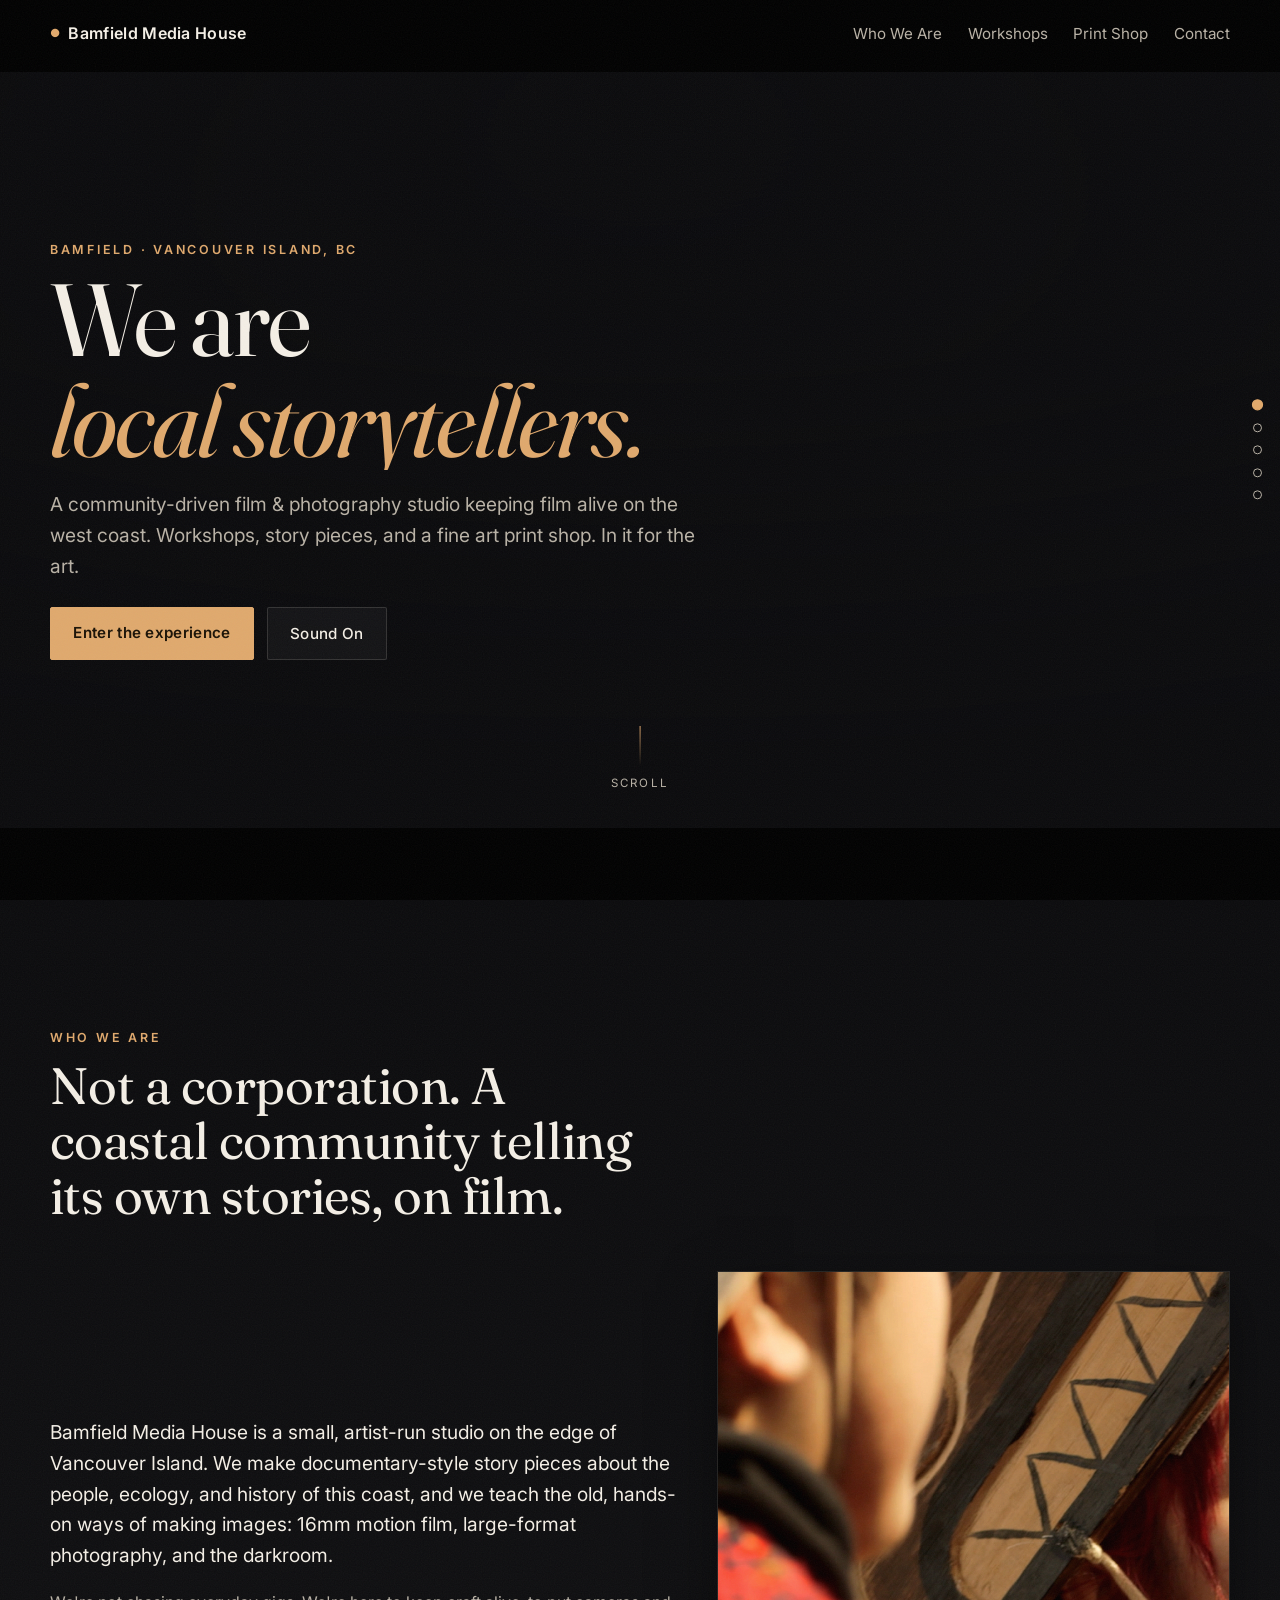
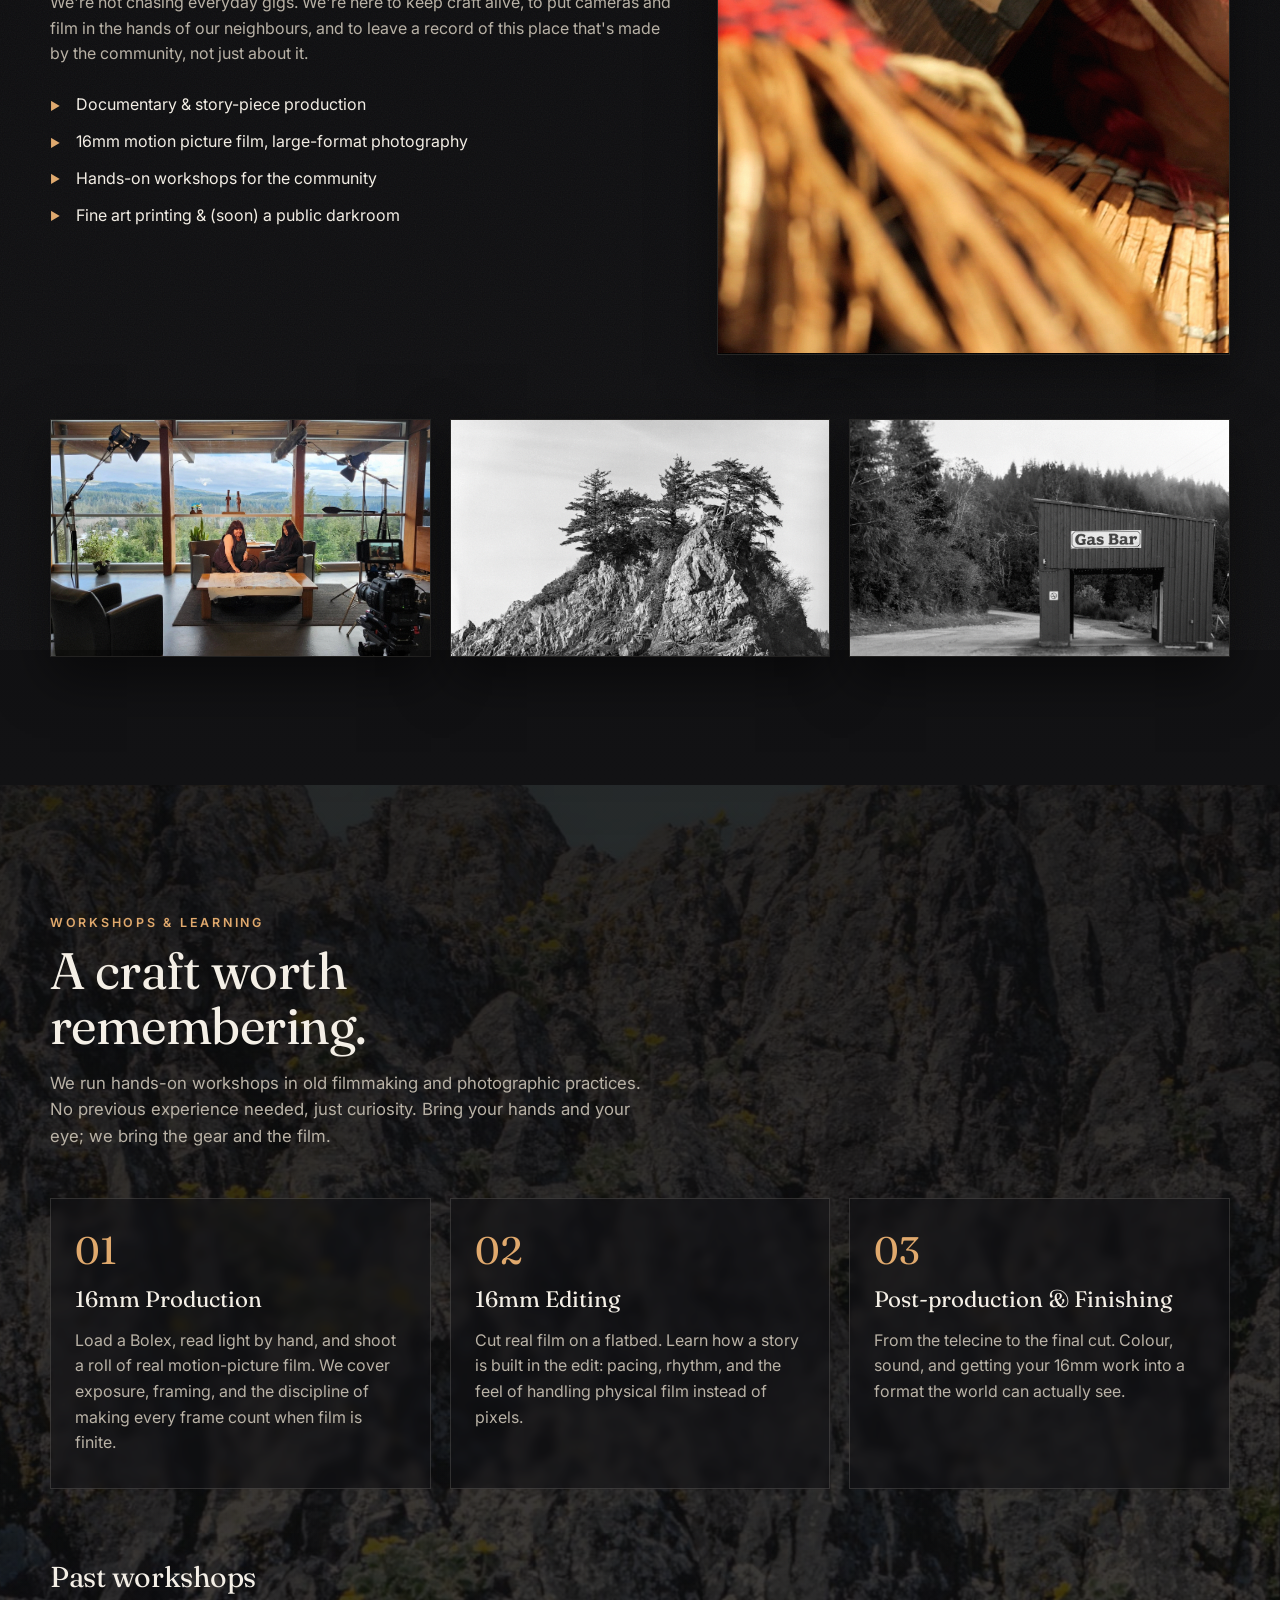
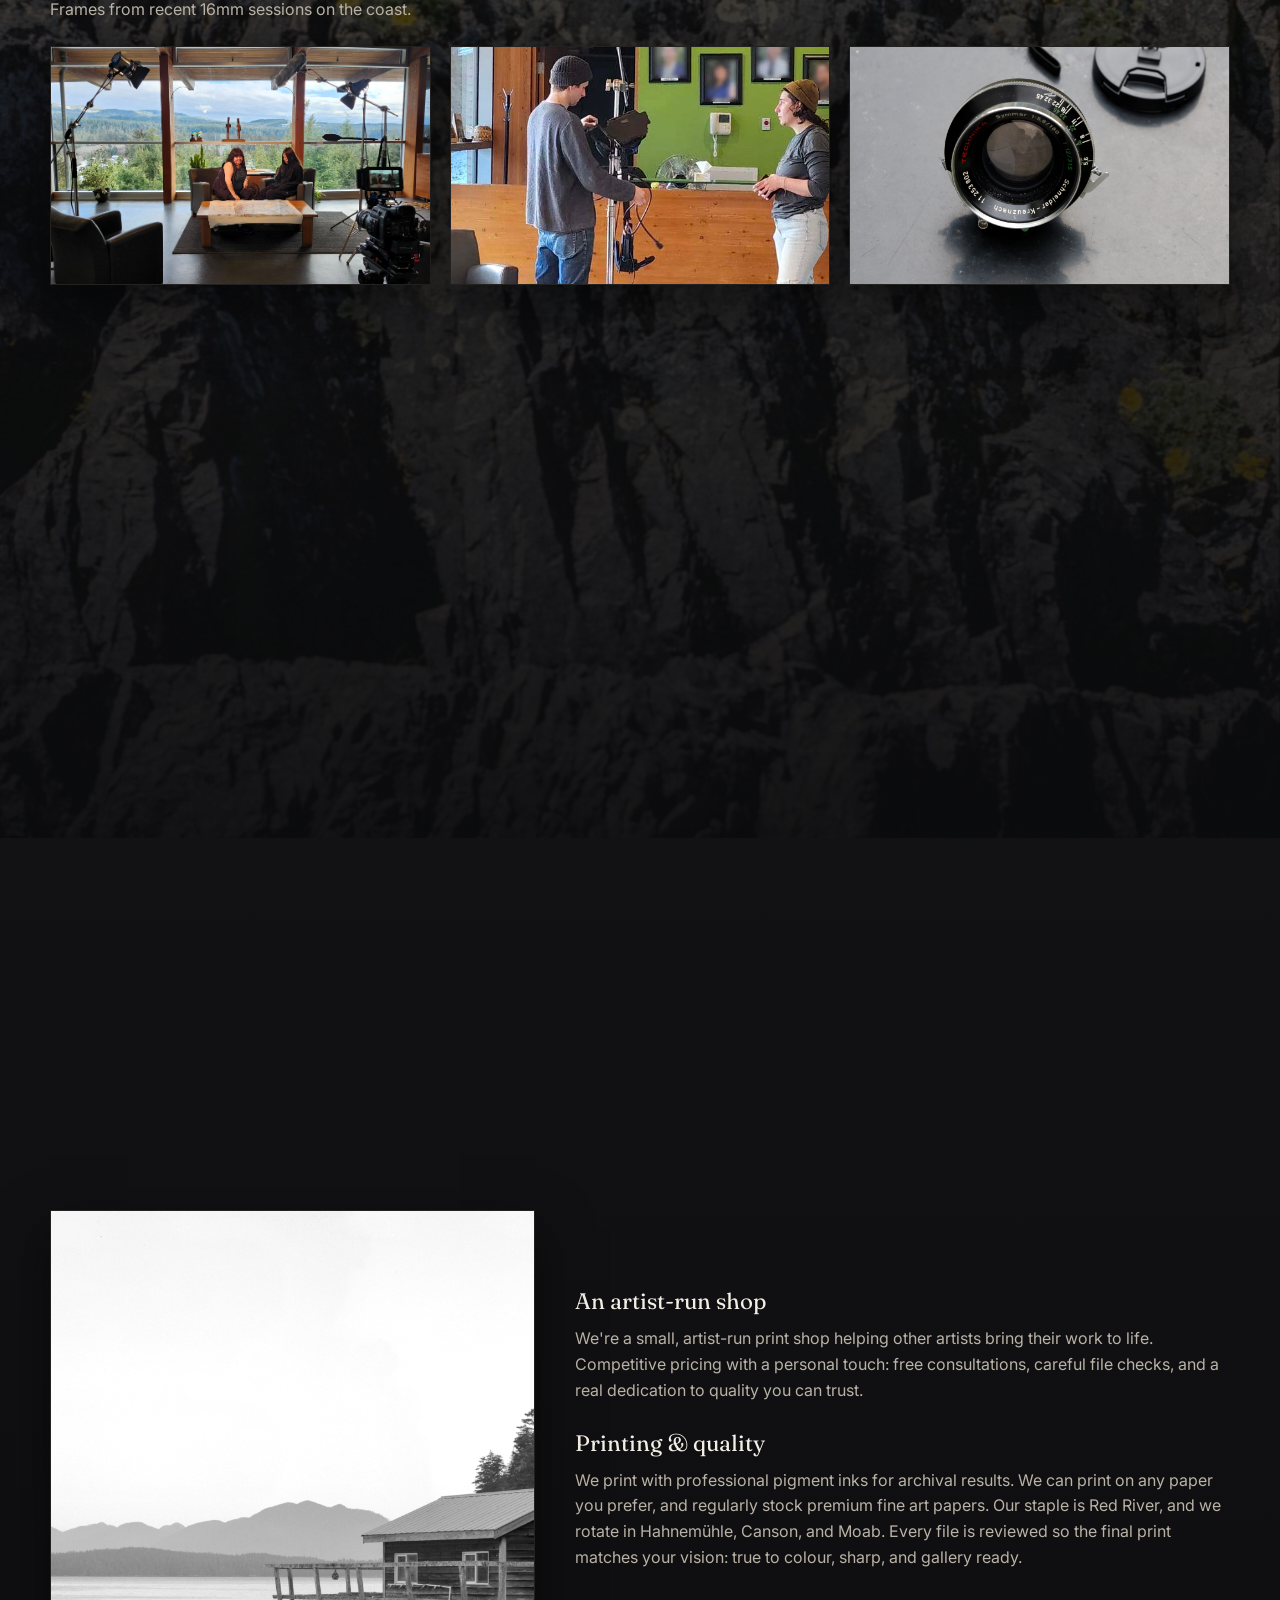
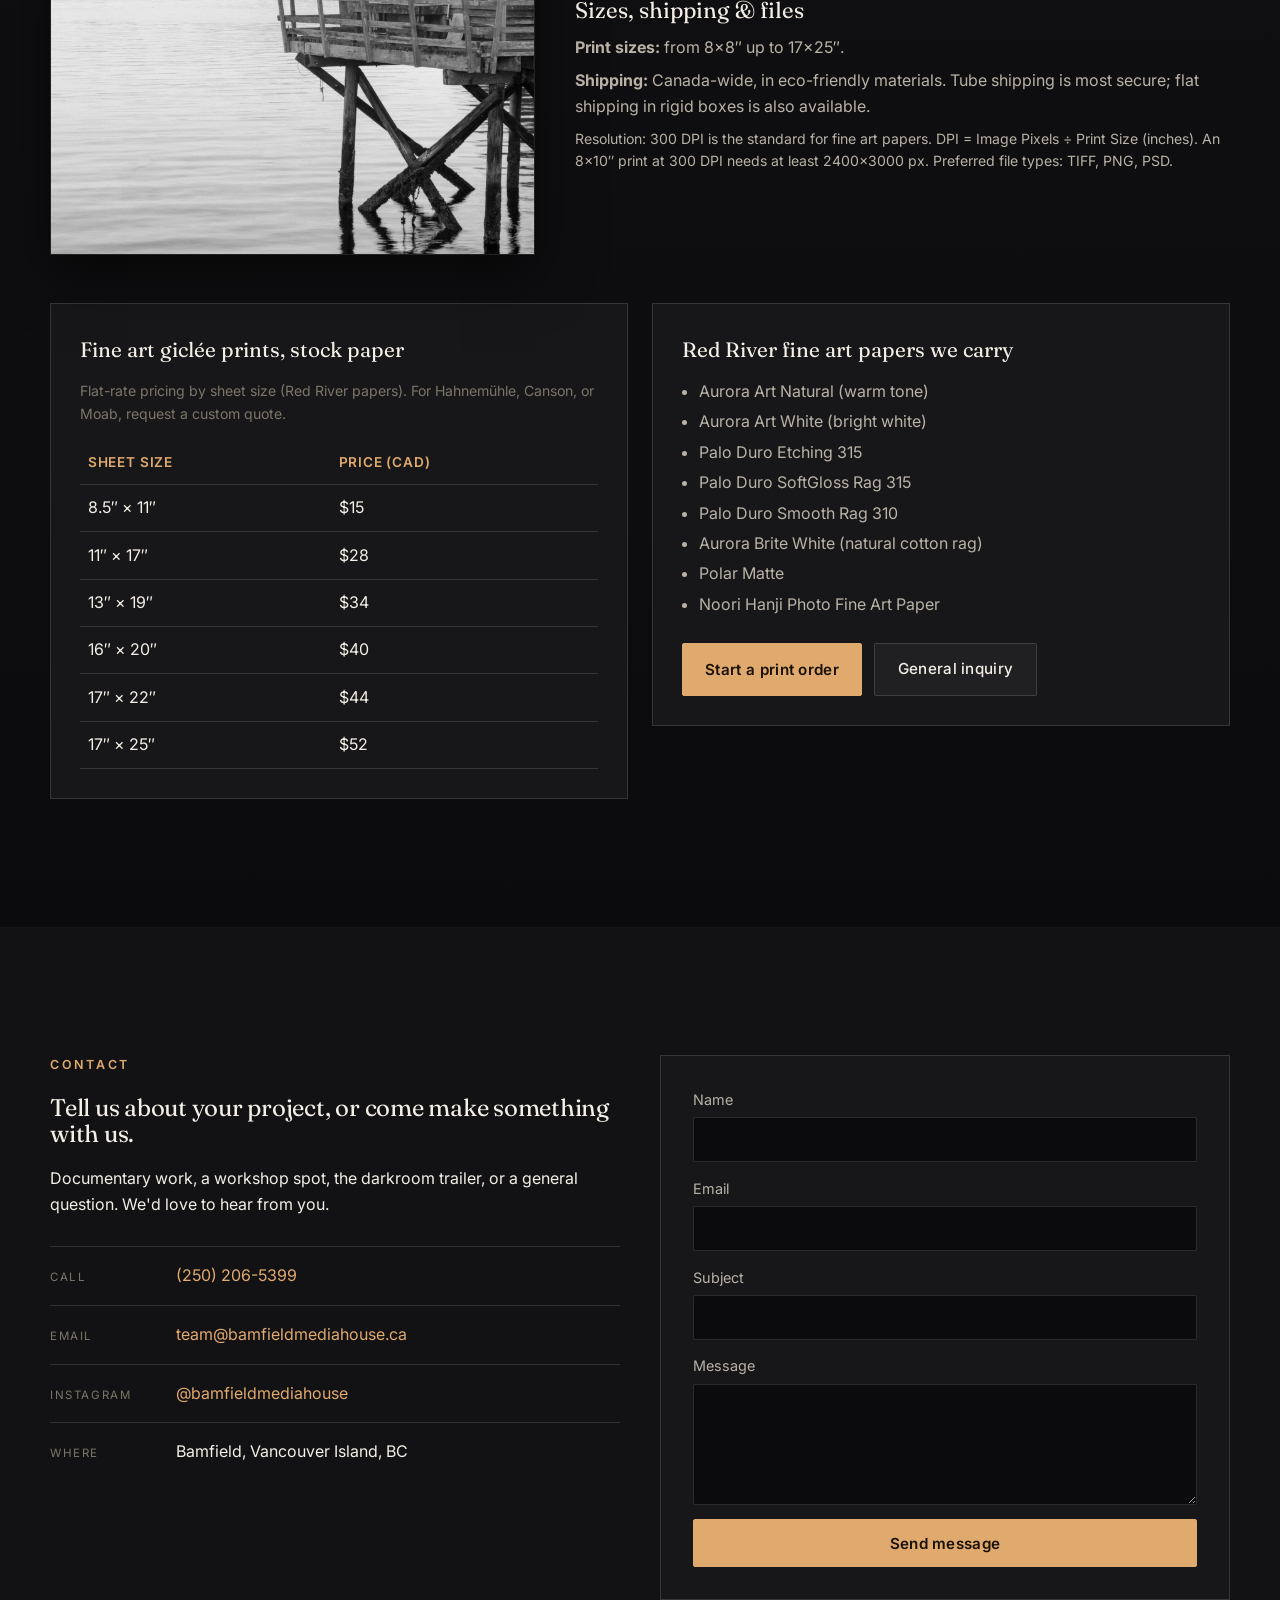
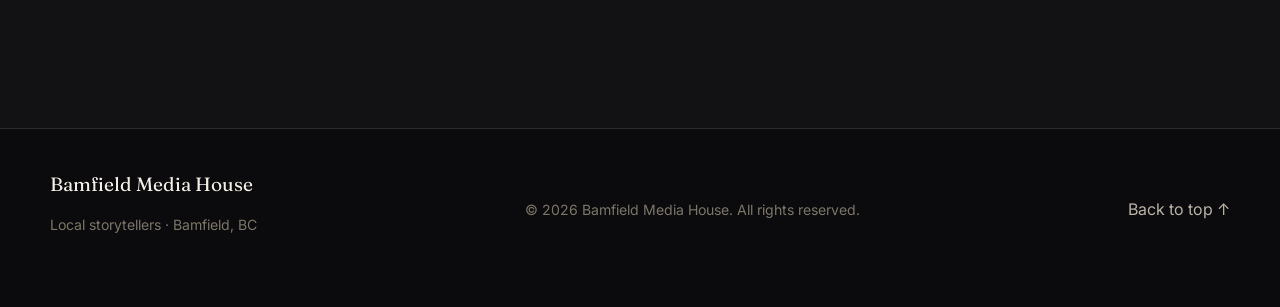
<file: index.html>
<!doctype html>
<html lang="en-CA">
<head>
  <meta charset="utf-8">
  <meta name="viewport" content="width=device-width, initial-scale=1">

  <!-- ============================ SEO ============================ -->
  <title>Bamfield Media House · Local Storytellers, Film Workshops, 16mm &amp; Fine Art Printing</title>
  <meta name="description" content="Bamfield Media House is a community-driven film and photography studio on Vancouver Island, BC. We run celluloid filmmaking workshops (16mm and old photographic practices), tell local story pieces, and run a fine art print shop, with a community darkroom on the way.">
  <meta name="keywords" content="Bamfield, Vancouver Island, 16mm film workshop, film photography, darkroom, documentary, fine art printing, giclée prints, local storytellers, community filmmaking">
  <meta name="author" content="Bamfield Media House">
  <meta name="robots" content="index, follow, max-image-preview:large">
  <link rel="canonical" href="https://bamfieldmediahouse.ca/">

  <!-- Geo signals (helps Google understand where we are) -->
  <meta name="geo.region" content="CA-BC">
  <meta name="geo.placename" content="Bamfield, British Columbia">
  <meta name="geo.position" content="48.8353;-125.1357">
  <meta name="ICBM" content="48.8353, -125.1357">

  <!-- Open Graph (link previews on Facebook, iMessage, etc.) -->
  <meta property="og:type" content="website">
  <meta property="og:site_name" content="Bamfield Media House">
  <meta property="og:title" content="Bamfield Media House · Local Storytellers">
  <meta property="og:description" content="A community-driven film and photography studio on Vancouver Island. Film workshops, local story pieces, and a fine art print shop.">
  <meta property="og:url" content="https://bamfieldmediahouse.ca/">
  <meta property="og:image" content="https://bamfieldmediahouse.ca/assets/media/Still-2025-03-11-180737_1.7.1.jpg">
  <meta property="og:image:alt" content="Film still from a Bamfield Media House production, coastal Indigenous regalia in warm light">
  <meta property="og:locale" content="en_CA">

  <!-- Twitter / X -->
  <meta name="twitter:card" content="summary_large_image">
  <meta name="twitter:title" content="Bamfield Media House · Local Storytellers">
  <meta name="twitter:description" content="Community-driven film and photography on Vancouver Island. Film workshops, story pieces, and a fine art print shop.">
  <meta name="twitter:image" content="https://bamfieldmediahouse.ca/assets/media/Still-2025-03-11-180737_1.7.1.jpg">

  <meta name="theme-color" content="#0b0b0d">
  <link rel="icon" href="assets/media/favicon.jpg.png">
  <link rel="apple-touch-icon" href="assets/media/favicon.jpg.png">

  <!-- Fonts -->
  <link rel="preconnect" href="https://fonts.googleapis.com">
  <link rel="preconnect" href="https://fonts.gstatic.com" crossorigin>
  <link href="https://fonts.googleapis.com/css2?family=Fraunces:ital,opsz,wght@0,9..144,400;0,9..144,600;1,9..144,400&family=Inter:wght@400;500;600&display=swap" rel="stylesheet">

  <link rel="stylesheet" href="assets/css/styles.css">

  <!-- ===================== Structured data ===================== -->
  <!-- Tells Google we are a real local business in Bamfield, BC. -->
  <script type="application/ld+json">
  {
    "@context": "https://schema.org",
    "@type": "LocalBusiness",
    "@id": "https://bamfieldmediahouse.ca/#business",
    "name": "Bamfield Media House",
    "alternateName": "BMH",
    "url": "https://bamfieldmediahouse.ca/",
    "image": "https://bamfieldmediahouse.ca/assets/media/Still-2025-03-11-180737_1.7.1.jpg",
    "logo": "https://bamfieldmediahouse.ca/assets/media/favicon.jpg.png",
    "description": "A community-driven film and photography studio on Vancouver Island. We run celluloid filmmaking and photographic workshops, produce local documentary story pieces, and operate a fine art print shop.",
    "email": "team@bamfieldmediahouse.ca",
    "telephone": "+1-250-206-5399",
    "priceRange": "$$",
    "address": {
      "@type": "PostalAddress",
      "addressLocality": "Bamfield",
      "addressRegion": "BC",
      "addressCountry": "CA"
    },
    "geo": {
      "@type": "GeoCoordinates",
      "latitude": 48.8353,
      "longitude": -125.1357
    },
    "areaServed": [
      { "@type": "Place", "name": "Bamfield, British Columbia" },
      { "@type": "Place", "name": "Vancouver Island" },
      { "@type": "Country", "name": "Canada" }
    ],
    "knowsAbout": ["16mm film", "Film photography", "Darkroom printing", "Documentary filmmaking", "Fine art giclée printing", "Large format photography"],
    "sameAs": ["https://www.instagram.com/bamfieldmediahouse/"],
    "founder": { "@type": "Person", "name": "Andrew Miller" }
  }
  </script>

  <!-- Google Analytics is currently served via Cloudflare Zaraz (GA4 G-3F9N4N9SV6).
       If you ever move off Cloudflare, uncomment this block to track directly:
  <script async src="https://www.googletagmanager.com/gtag/js?id=G-3F9N4N9SV6"></script>
  <script>
    window.dataLayer = window.dataLayer || [];
    function gtag(){dataLayer.push(arguments);}
    gtag('js', new Date());
    gtag('config', 'G-3F9N4N9SV6');
  </script>
  -->
</head>
<body>
  <a class="skip-link" href="#story">Skip to content</a>

  <!-- ===================== Preloader (film leader) ===================== -->
  <div id="preloader" class="preloader" role="status" aria-live="polite" aria-label="Loading">
    <div class="leader">
      <svg class="leader-ring" viewBox="0 0 120 120" aria-hidden="true">
        <circle class="leader-track" cx="60" cy="60" r="54"></circle>
        <circle class="leader-progress" cx="60" cy="60" r="54"></circle>
      </svg>
      <span class="leader-count" id="leader-count">0</span>
    </div>
    <p class="leader-word">Bamfield Media House</p>
    <p class="leader-sub">Loading the reel…</p>
  </div>

  <!-- Film grain + letterbox overlays (purely decorative) -->
  <div class="grain" aria-hidden="true"></div>
  <div class="scroll-progress" aria-hidden="true"><span id="scroll-bar"></span></div>

  <!-- ===================== Header / quick links ===================== -->
  <header class="site-header" id="site-header">
    <div class="container nav-wrap">
      <a class="brand" href="#top" aria-label="Bamfield Media House home">
        <span class="brand-mark">●</span> Bamfield Media House
      </a>
      <button class="menu-toggle" aria-expanded="false" aria-controls="site-nav">Menu</button>
      <nav id="site-nav" class="site-nav" aria-label="Main">
        <a href="#story">Who We Are</a>
        <a href="#workshops">Workshops</a>
        <a href="#print">Print Shop</a>
        <a href="#contact">Contact</a>
      </nav>
    </div>
  </header>

  <!-- Side dot quick-nav -->
  <nav class="dot-nav" aria-label="Section navigation">
    <a href="#top" data-label="Top" class="is-active"><span></span></a>
    <a href="#story" data-label="Who We Are"><span></span></a>
    <a href="#workshops" data-label="Workshops"><span></span></a>
    <a href="#print" data-label="Print Shop"><span></span></a>
    <a href="#contact" data-label="Contact"><span></span></a>
  </nav>

  <main>
    <!-- ============================ HERO ============================ -->
    <section id="top" class="hero">
      <div class="hero-video" aria-hidden="true">
        <iframe
          class="hero-yt"
          id="hero-yt"
          src="https://www.youtube-nocookie.com/embed/eTSDA9a7f2o?autoplay=1&mute=1&controls=0&playsinline=1&loop=1&playlist=eTSDA9a7f2o&modestbranding=1&rel=0&enablejsapi=1"
          title="Bamfield Media House landing reel"
          frameborder="0"
          allow="autoplay; encrypted-media; picture-in-picture"
          referrerpolicy="strict-origin-when-cross-origin"
        ></iframe>
      </div>
      <div class="hero-grade"></div>
      <div class="letterbox letterbox-top" aria-hidden="true"></div>
      <div class="letterbox letterbox-bottom" aria-hidden="true"></div>

      <div class="container hero-content">
        <p class="kicker reveal">Bamfield · Vancouver Island, BC</p>
        <h1 class="hero-title">
          <span class="line"><span class="word">We</span> <span class="word">are</span></span>
          <span class="line accent"><span class="word">local</span> <span class="word">storytellers.</span></span>
        </h1>
        <p class="hero-lede reveal">A community-driven film &amp; photography studio keeping film alive on the
          west coast. Workshops, story pieces, and a fine art print shop. In it for the art.</p>
        <div class="hero-actions reveal">
          <a class="btn btn-primary" href="#story">Enter the experience</a>
          <button id="yt-sound-toggle" class="btn btn-ghost" type="button" aria-pressed="false">Sound On</button>
        </div>
      </div>

      <a href="#story" class="scroll-cue" aria-label="Scroll down">
        <span></span>Scroll
      </a>
    </section>

    <!-- ============================ WHO WE ARE ============================ -->
    <section id="story" class="section section-story">
      <div class="container">
        <div class="section-head reveal">
          <p class="kicker">Who We Are</p>
          <h2 class="display">Not a corporation. A coastal community telling its own stories, on film.</h2>
        </div>

        <div class="story-grid">
          <div class="story-copy reveal">
            <p class="lead">Bamfield Media House is a small, artist-run studio on the edge of Vancouver Island.
              We make documentary-style story pieces about the people, ecology, and history of this coast, and
              we teach the old, hands-on ways of making images: 16mm motion film, large-format photography, and
              the darkroom.</p>
            <p>We're not chasing everyday gigs. We're here to keep craft alive, to put cameras and
              film in the hands of our neighbours, and to leave a record of this place that's made by the
              community, not just about it.</p>
            <ul class="ticks">
              <li>Documentary &amp; story-piece production</li>
              <li>16mm motion picture film, large-format photography</li>
              <li>Hands-on workshops for the community</li>
              <li>Fine art printing &amp; (soon) a public darkroom</li>
            </ul>
          </div>

          <!-- Motion-graphic frame: BMH social reel clip (source injected from manifest) -->
          <figure class="frame frame-tall reveal from-right">
            <video id="story-clip" class="clip" muted loop playsinline preload="none"
                   poster="assets/media/Still-2025-03-11-180737_1.7.1.jpg">
            </video>
          </figure>
        </div>

        <!-- Parallax band of behind-the-scenes frames -->
        <div class="bts-band">
          <figure class="frame reveal from-left">
            <img src="assets/media/476390717_10227284953205027_3964863342104611329_n-e1741737810658.jpg"
                 alt="Behind the scenes: a documentary interview set up with lights, boom mic and camera overlooking the coast" loading="lazy">
          </figure>
          <figure class="frame reveal">
            <img src="assets/media/Bradys-Beach-Web-1-of-1.jpg"
                 alt="Bamfield Media House on location, coastal British Columbia" loading="lazy">
          </figure>
          <figure class="frame reveal from-right">
            <img src="assets/media/The-local-Gas-Bar-web-1-of-1.jpg"
                 alt="The local gas bar in Bamfield reflected in calm water at dusk" loading="lazy">
          </figure>
        </div>
      </div>
    </section>

    <!-- ============================ WORKSHOPS ============================ -->
    <section id="workshops" class="section section-workshops">
      <div class="parallax-bg" data-parallax style="background-image:url('assets/media/Bradys-Rock-Web.jpg')" aria-hidden="true"></div>
      <div class="section-veil"></div>
      <div class="container">
        <div class="section-head reveal">
          <p class="kicker">Workshops &amp; Learning</p>
          <h2 class="display">A craft worth remembering.</h2>
          <p class="section-intro">We run hands-on workshops in old filmmaking and photographic practices. No
            previous experience needed, just curiosity. Bring your hands and your eye; we bring the gear and the film.</p>
        </div>

        <div class="workshop-cards">
          <article class="ws-card reveal">
            <span class="ws-num">01</span>
            <h3>16mm Production</h3>
            <p>Load a Bolex, read light by hand, and shoot a roll of real motion-picture film. We cover exposure,
              framing, and the discipline of making every frame count when film is finite.</p>
          </article>
          <article class="ws-card reveal">
            <span class="ws-num">02</span>
            <h3>16mm Editing</h3>
            <p>Cut real film on a flatbed. Learn how a story is built in the edit: pacing, rhythm, and the feel
              of handling physical film instead of pixels.</p>
          </article>
          <article class="ws-card reveal">
            <span class="ws-num">03</span>
            <h3>Post-production &amp; Finishing</h3>
            <p>From the telecine to the final cut. Colour, sound, and getting your 16mm work into a format the
              world can actually see.</p>
          </article>
        </div>

        <!-- Past workshops: photo reel from ARC_ workshop sessions -->
        <div class="reel">
          <div class="reel-head reveal">
            <h3 class="display">Past workshops</h3>
            <p>Frames from recent 16mm sessions on the coast.</p>
          </div>
          <!-- Photos populated dynamically from drive manifest (JS) -->
          <div id="workshop-reel" class="reel-track">
            <!-- Fallback frames shown until manifest loads -->
            <figure class="frame reveal from-left">
              <img src="assets/media/476390717_10227284953205027_3964863342104611329_n-e1741737810658.jpg"
                   alt="16mm workshop on location in Bamfield" loading="lazy">
            </figure>
            <figure class="frame reveal">
              <img src="assets/media/476803790_10227284940644713_1608657092914345065_n-copy-e1741746706510.jpg"
                   alt="Workshop participants with film equipment" loading="lazy">
            </figure>
            <figure class="frame reveal from-right">
              <img src="assets/media/MG_5751-1-scaled.jpg"
                   alt="16mm film workshop, Bamfield BC" loading="lazy">
            </figure>
          </div>
        </div>

        <!-- Future expansion: the darkroom trailer -->
        <div class="darkroom reveal">
          <div class="darkroom-tag">Coming soon</div>
          <h3 class="display">The Community Darkroom Trailer</h3>
          <p>Our next chapter: a fully-equipped darkroom built into a trailer, brought to the community so anyone
            can develop and print their own film. A mobile space for film photography, wherever the work, and
            the people, are.</p>
          <p class="darkroom-note">Want to help make it happen, or be first in line to use it?
            <a href="#contact">Get in touch.</a></p>
        </div>
      </div>
    </section>

    <!-- ============================ PRINT SHOP ============================ -->
    <section id="print" class="section section-print">
      <div class="container">
        <div class="section-head reveal">
          <p class="kicker">Print Shop</p>
          <h2 class="display">Fine art giclée prints, made with coastal patience.</h2>
        </div>

        <div class="print-grid">
          <figure class="frame frame-tall reveal from-left">
            <img src="assets/media/img047-scaled.jpg"
                 alt="Black and white large-format film photograph of a stilt house over calm water in Bamfield" loading="lazy">
          </figure>

          <div class="print-copy reveal">
            <h3>An artist-run shop</h3>
            <p>We're a small, artist-run print shop helping other artists bring their work to life. Competitive
              pricing with a personal touch: free consultations, careful file checks, and a real dedication to
              quality you can trust.</p>

            <h3>Printing &amp; quality</h3>
            <p>We print with professional pigment inks for archival results. We can print on any paper you prefer,
              and regularly stock premium fine art papers. Our staple is Red River, and we rotate in Hahnemühle,
              Canson, and Moab. Every file is reviewed so the final print matches your vision: true to colour,
              sharp, and gallery ready.</p>

            <h3>Sizes, shipping &amp; files</h3>
            <p><strong>Print sizes:</strong> from 8×8″ up to 17×25″.</p>
            <p><strong>Shipping:</strong> Canada-wide, in eco-friendly materials. Tube shipping is most secure;
              flat shipping in rigid boxes is also available.</p>
            <p class="small">Resolution: 300 DPI is the standard for fine art papers.
              DPI = Image Pixels ÷ Print Size (inches). An 8×10″ print at 300 DPI needs at least 2400×3000 px.
              Preferred file types: TIFF, PNG, PSD.</p>
          </div>
        </div>

        <div class="price-wrap reveal">
          <div class="price-card">
            <h3>Fine art giclée prints, stock paper</h3>
            <p class="small">Flat-rate pricing by sheet size (Red River papers). For Hahnemühle, Canson, or Moab,
              request a custom quote.</p>
            <table class="price-table">
              <thead><tr><th>Sheet Size</th><th>Price (CAD)</th></tr></thead>
              <tbody>
                <tr><td>8.5″ × 11″</td><td>$15</td></tr>
                <tr><td>11″ × 17″</td><td>$28</td></tr>
                <tr><td>13″ × 19″</td><td>$34</td></tr>
                <tr><td>16″ × 20″</td><td>$40</td></tr>
                <tr><td>17″ × 22″</td><td>$44</td></tr>
                <tr><td>17″ × 25″</td><td>$52</td></tr>
              </tbody>
            </table>
          </div>
          <div class="price-card">
            <h3>Red River fine art papers we carry</h3>
            <ul class="paper-list">
              <li>Aurora Art Natural (warm tone)</li>
              <li>Aurora Art White (bright white)</li>
              <li>Palo Duro Etching 315</li>
              <li>Palo Duro SoftGloss Rag 315</li>
              <li>Palo Duro Smooth Rag 310</li>
              <li>Aurora Brite White (natural cotton rag)</li>
              <li>Polar Matte</li>
              <li>Noori Hanji Photo Fine Art Paper</li>
            </ul>
            <div class="order-cta">
              <button id="order-toggle" class="btn btn-primary" type="button" aria-expanded="false" aria-controls="order-form">
                Start a print order
              </button>
              <a class="btn btn-ghost" href="#contact">General inquiry</a>
            </div>
          </div>
        </div>

        <div id="order-form" class="order-form-wrap is-hidden" aria-hidden="true">
          <div class="order-form-head">
            <h3>Print order form</h3>
            <button id="order-close" class="btn btn-ghost" type="button">Close</button>
          </div>
          <form class="order-form" action="https://formspree.io/f/maqlvzbo" method="post">
            <input type="hidden" name="_subject" value="BMH Print Order">
            <input type="hidden" name="_redirect" value="./#print">
            <div class="grid-2">
              <label>First Name * <input type="text" name="first_name" required></label>
              <label>Last Name * <input type="text" name="last_name" required></label>
            </div>
            <div class="grid-2">
              <label>Phone <input type="tel" name="phone"></label>
              <label>Email Address * <input type="email" name="email" required></label>
            </div>
            <label>Street Address <input type="text" name="street"></label>
            <label>Apartment, suite, etc <input type="text" name="unit"></label>
            <div class="grid-2">
              <label>City <input type="text" name="city"></label>
              <label>State/Province <input type="text" name="province"></label>
            </div>
            <div class="grid-2">
              <label>ZIP / Postal Code <input type="text" name="postal"></label>
              <label>Country <input type="text" name="country" value="Canada"></label>
            </div>
            <div class="grid-3">
              <label>Ink Type *
                <select name="ink_type" required>
                  <option value="" selected disabled>Select…</option>
                  <option>Colour</option>
                  <option>Black &amp; White</option>
                </select>
              </label>
              <label>Paper *
                <select name="paper" required>
                  <option value="" selected disabled>Select…</option>
                  <option>Big Bend Baryta 310</option>
                  <option>Aurora Art White 300</option>
                  <option>Aurora Art Natural 300</option>
                  <option>Other</option>
                </select>
              </label>
              <label>Paper Size *
                <select name="paper_size" required>
                  <option value="" selected disabled>Select…</option>
                  <option>8x8</option>
                  <option>8x10</option>
                  <option>8x12</option>
                  <option>12x12</option>
                  <option>12x14</option>
                  <option>12x16</option>
                  <option>16x16</option>
                  <option>16x20</option>
                  <option>16x24</option>
                  <option>Custom</option>
                </select>
              </label>
            </div>
            <label>File link (Google Drive / Dropbox / WeTransfer)
              <input type="url" name="file_link" placeholder="https://…">
            </label>
            <p class="small">Tip: for best results, share the original TIFF/PNG/PSD via a link.</p>
            <label>Print Notes <textarea name="notes" rows="5"></textarea></label>
            <button class="btn btn-primary" type="submit">Submit order</button>
          </form>
        </div>
      </div>
    </section>

    <!-- ============================ CONTACT ============================ -->
    <section id="contact" class="section section-contact">
      <div class="container contact">
        <div class="contact-copy reveal">
          <p class="kicker">Contact</p>
          <h2 class="display">Tell us about your project, or come make something with us.</h2>
          <p>Documentary work, a workshop spot, the darkroom trailer, or a general question. We'd love to hear from you.</p>
          <ul class="contact-list">
            <li><span>Call</span><a href="tel:+12502065399">(250) 206-5399</a></li>
            <li><span>Email</span><a href="mailto:team@bamfieldmediahouse.ca">team@bamfieldmediahouse.ca</a></li>
            <li><span>Instagram</span><a href="https://www.instagram.com/bamfieldmediahouse/" target="_blank" rel="noreferrer">@bamfieldmediahouse</a></li>
            <li><span>Where</span>Bamfield, Vancouver Island, BC</li>
          </ul>
        </div>
        <form class="contact-form reveal" action="https://formspree.io/f/xwvwyjqg" method="post">
          <input type="hidden" name="_subject" value="BMH Contact Inquiry">
          <input type="hidden" name="_redirect" value="./#contact">
          <label>Name <input type="text" name="name" autocomplete="name" required></label>
          <label>Email <input type="email" name="email" autocomplete="email" required></label>
          <label>Subject <input type="text" name="subject" autocomplete="off"></label>
          <label>Message <textarea name="message" rows="5" required></textarea></label>
          <button class="btn btn-primary" type="submit">Send message</button>
        </form>
      </div>
    </section>
  </main>

  <footer class="site-footer">
    <div class="container footer-wrap">
      <div>
        <p class="footer-brand">Bamfield Media House</p>
        <p class="small">Local storytellers · Bamfield, BC</p>
      </div>
      <p class="small">&copy; <span id="year">2026</span> Bamfield Media House. All rights reserved.</p>
      <a class="back-top" href="#top">Back to top ↑</a>
    </div>
  </footer>

  <script src="assets/js/main.js"></script>
</body>
</html>
</file>
<file: assets/css/styles.css>
/* =========================================================
   Bamfield Media House — cinematic / analog theme
   ========================================================= */
:root {
  --bg:        #0b0b0d;   /* film black */
  --bg-2:      #121214;
  --bg-3:      #17171a;
  --ink:       #f4efe6;   /* warm cream text */
  --ink-dim:   #b9b2a6;
  --ink-faint: #7c7669;
  --amber:     #e0a96d;   /* safelight / film leader */
  --amber-2:   #c9863f;
  --line:      rgba(244,239,230,0.14);
  --max:       1180px;
  --serif: "Fraunces", Georgia, "Times New Roman", serif;
  --sans:  "Inter", ui-sans-serif, system-ui, -apple-system, Segoe UI, Arial, sans-serif;
}

* { box-sizing: border-box; }
html { scroll-behavior: smooth; }
html, body { margin: 0; padding: 0; }
body {
  font-family: var(--sans);
  background: var(--bg);
  color: var(--ink);
  line-height: 1.6;
  overflow-x: hidden;
  -webkit-font-smoothing: antialiased;
}
img, video { max-width: 100%; display: block; }
a { color: var(--amber); text-decoration: none; }
a:hover { color: var(--ink); }

.container { width: min(100% - 2.5rem, var(--max)); margin-inline: auto; }
.display { font-family: var(--serif); font-weight: 400; line-height: 1.08; letter-spacing: -0.01em; }
em { font-style: italic; color: var(--amber); }

.skip-link { position: absolute; left: -9999px; }
.skip-link:focus { left: 1rem; top: 1rem; z-index: 200; background: var(--amber); color: #000; padding: 0.6rem 0.9rem; border-radius: 2px; }

/* ---------------- Film grain + scroll progress ---------------- */
.grain {
  position: fixed; inset: -150%; z-index: 90; pointer-events: none; opacity: 0.05;
  background-image: url("data:image/svg+xml,%3Csvg xmlns='http://www.w3.org/2000/svg' width='160' height='160'%3E%3Cfilter id='n'%3E%3CfeTurbulence type='fractalNoise' baseFrequency='0.85' numOctaves='2' stitchTiles='stitch'/%3E%3C/filter%3E%3Crect width='100%25' height='100%25' filter='url(%23n)'/%3E%3C/svg%3E");
  animation: grain 0.6s steps(2) infinite;
}
@keyframes grain {
  0% { transform: translate(0,0); } 50% { transform: translate(-4%, 3%); } 100% { transform: translate(3%, -2%); }
}
.scroll-progress { position: fixed; top: 0; left: 0; right: 0; height: 2px; z-index: 120; background: transparent; }
.scroll-progress span { display: block; height: 100%; width: 0; background: linear-gradient(90deg, var(--amber), var(--amber-2)); }

/* ---------------- Preloader (film leader) ---------------- */
.preloader {
  position: fixed; inset: 0; z-index: 1000; display: grid; place-content: center; justify-items: center;
  gap: 1rem; background: #000; transition: opacity 0.7s ease, visibility 0.7s ease;
}
.preloader.done { opacity: 0; visibility: hidden; }
.leader { position: relative; width: 120px; height: 120px; }
.leader-ring { width: 120px; height: 120px; transform: rotate(-90deg); }
.leader-track { fill: none; stroke: rgba(244,239,230,0.12); stroke-width: 2; }
.leader-progress {
  fill: none; stroke: var(--amber); stroke-width: 2; stroke-linecap: round;
  stroke-dasharray: 339.292; stroke-dashoffset: 339.292; transition: stroke-dashoffset 0.3s ease;
}
.leader-count { position: absolute; inset: 0; display: grid; place-content: center; font-family: var(--serif); font-size: 2rem; color: var(--ink); }
.leader-word { font-family: var(--serif); letter-spacing: 0.04em; margin: 0.4rem 0 0; }
.leader-sub { color: var(--ink-faint); font-size: 0.85rem; letter-spacing: 0.18em; text-transform: uppercase; margin: 0; }

/* ---------------- Header ---------------- */
.site-header {
  position: fixed; top: 0; left: 0; right: 0; z-index: 100;
  transition: background 0.4s ease, border-color 0.4s ease, backdrop-filter 0.4s ease;
  border-bottom: 1px solid transparent;
}
.site-header.scrolled {
  background: color-mix(in srgb, var(--bg) 78%, transparent);
  backdrop-filter: blur(10px);
  border-bottom: 1px solid var(--line);
}
.nav-wrap { min-height: 68px; display: flex; align-items: center; justify-content: space-between; gap: 1rem; }
.brand { color: var(--ink); font-weight: 600; letter-spacing: 0.02em; display: inline-flex; align-items: center; gap: 0.5rem; }
.brand-mark { color: var(--amber); font-size: 0.7rem; animation: pulse 3s ease-in-out infinite; }
@keyframes pulse { 0%,100% { opacity: 1; } 50% { opacity: 0.3; } }
.site-nav { display: flex; gap: 1.6rem; }
.site-nav a { color: var(--ink-dim); font-size: 0.95rem; position: relative; }
.site-nav a::after { content: ""; position: absolute; left: 0; bottom: -4px; width: 0; height: 1px; background: var(--amber); transition: width 0.3s ease; }
.site-nav a:hover, .site-nav a.active { color: var(--ink); }
.site-nav a.active::after { width: 100%; }
.menu-toggle { display: none; background: transparent; color: var(--ink); border: 1px solid var(--line); border-radius: 2px; padding: 0.45rem 0.7rem; cursor: pointer; }

/* ---------------- Side dot nav ---------------- */
.dot-nav { position: fixed; right: 18px; top: 50%; transform: translateY(-50%); z-index: 95; display: grid; gap: 0.85rem; }
.dot-nav a { display: block; position: relative; }
.dot-nav a span { display: block; width: 9px; height: 9px; border-radius: 50%; border: 1px solid var(--ink-dim); transition: all 0.3s ease; }
.dot-nav a.is-active span { background: var(--amber); border-color: var(--amber); transform: scale(1.25); }
.dot-nav a::after {
  content: attr(data-label); position: absolute; right: 22px; top: 50%; transform: translateY(-50%);
  white-space: nowrap; font-size: 0.72rem; letter-spacing: 0.1em; text-transform: uppercase; color: var(--ink-dim);
  opacity: 0; pointer-events: none; transition: opacity 0.25s ease;
}
.dot-nav a:hover::after { opacity: 1; }

/* ---------------- Hero ---------------- */
.hero { position: relative; min-height: 100svh; display: grid; align-items: center; overflow: clip; }
.hero-video { position: absolute; inset: 0; }
.hero-yt { position: absolute; inset: -25% -25%; width: 150%; height: 150%; border: 0; pointer-events: none; filter: saturate(0.9) contrast(1.05) brightness(0.8); }
.hero-grade { position: absolute; inset: 0; background:
  radial-gradient(120% 90% at 50% 10%, rgba(11,11,13,0.15), rgba(11,11,13,0.55) 55%, rgba(11,11,13,0.92) 100%),
  linear-gradient(180deg, rgba(11,11,13,0.35), rgba(11,11,13,0.2) 40%, rgba(11,11,13,0.9)); }
.letterbox { position: absolute; left: 0; right: 0; height: 8vh; background: #000; z-index: 2; transition: height 0.9s ease; }
.letterbox-top { top: 0; } .letterbox-bottom { bottom: 0; }
body:not(.ready) .letterbox { height: 50vh; }

.hero-content { position: relative; z-index: 3; padding-block: 8vh; }
.kicker { color: var(--amber); text-transform: uppercase; font-size: 0.78rem; letter-spacing: 0.22em; font-weight: 600; margin: 0 0 0.6rem; }
.hero-title { font-family: var(--serif); font-weight: 400; font-size: clamp(2.6rem, 8vw, 6.5rem); line-height: 0.98; margin: 0 0 1.2rem; letter-spacing: -0.02em; }
.hero-title .line { display: block; overflow: hidden; }
.hero-title .accent { color: var(--amber); font-style: italic; }
.hero-title .word { display: inline-block; transform: translateY(110%); opacity: 0; }
body.ready .hero-title .word { animation: wordUp 0.9s cubic-bezier(0.22,1,0.36,1) forwards; }
body.ready .hero-title .line:nth-child(1) .word:nth-child(1) { animation-delay: 0.15s; }
body.ready .hero-title .line:nth-child(1) .word:nth-child(2) { animation-delay: 0.27s; }
body.ready .hero-title .line:nth-child(2) .word:nth-child(1) { animation-delay: 0.42s; }
body.ready .hero-title .line:nth-child(2) .word:nth-child(2) { animation-delay: 0.54s; }
@keyframes wordUp { to { transform: translateY(0); opacity: 1; } }
.hero-lede { max-width: 54ch; color: var(--ink-dim); font-size: clamp(1rem, 1.5vw, 1.2rem); }
.hero-actions { display: flex; gap: 0.8rem; flex-wrap: wrap; margin-top: 1.6rem; }

.scroll-cue { position: absolute; bottom: 12vh; left: 50%; transform: translateX(-50%); z-index: 3; color: var(--ink-dim); font-size: 0.72rem; letter-spacing: 0.2em; text-transform: uppercase; display: grid; justify-items: center; gap: 0.5rem; }
.scroll-cue span { width: 1px; height: 40px; background: linear-gradient(var(--amber), transparent); animation: cue 1.8s ease-in-out infinite; }
@keyframes cue { 0%,100% { opacity: 0.3; transform: scaleY(0.6); } 50% { opacity: 1; transform: scaleY(1); } }

/* ---------------- Buttons ---------------- */
.btn {
  border: 1px solid var(--line); border-radius: 2px; padding: 0.85rem 1.4rem; color: var(--ink);
  background: transparent; cursor: pointer; font-family: var(--sans); font-size: 0.95rem; font-weight: 500;
  letter-spacing: 0.02em; transition: transform 0.2s ease, background 0.25s ease, color 0.25s ease, border-color 0.25s ease;
}
.btn:hover { transform: translateY(-2px); border-color: var(--amber); color: var(--ink); }
.btn-primary { background: var(--amber); color: #1a1206; border-color: var(--amber); font-weight: 600; }
.btn-primary:hover { background: var(--ink); border-color: var(--ink); color: #1a1206; }
.btn-ghost { background: rgba(255,255,255,0.04); }

/* ---------------- Sections ---------------- */
.section { position: relative; padding: clamp(4rem, 10vw, 9rem) 0; }
.section-head { max-width: 60ch; margin-bottom: 3rem; }
.section-head h2 { font-size: clamp(1.8rem, 4vw, 3.4rem); margin: 0.4rem 0 0; }
.section-intro { color: var(--ink-dim); margin-top: 1rem; font-size: 1.05rem; }
.section-story { background: linear-gradient(180deg, var(--bg), var(--bg-2)); }
.section-print { background: linear-gradient(180deg, var(--bg-2), var(--bg)); }
.section-contact { background: var(--bg-2); }

/* ---------------- Who we are ---------------- */
.story-grid { display: grid; grid-template-columns: 1.1fr 0.9fr; gap: 2.5rem; align-items: center; }
.story-copy .lead { font-size: 1.2rem; color: var(--ink); }
.story-copy p { color: var(--ink-dim); }
.ticks { list-style: none; padding: 0; margin: 1.6rem 0 0; display: grid; gap: 0.7rem; }
.ticks li { position: relative; padding-left: 1.6rem; color: var(--ink); }
.ticks li::before { content: "▶"; position: absolute; left: 0; color: var(--amber); font-size: 0.7rem; top: 0.35rem; }

.bts-band { margin-top: 4rem; display: grid; grid-template-columns: repeat(3, 1fr); gap: 1.2rem; }

/* ---------------- Film frames ---------------- */
.frame { position: relative; margin: 0; border: 1px solid var(--line); background: #000; overflow: hidden; box-shadow: 0 20px 50px rgba(0,0,0,0.5); }
.frame img, .frame video { width: 100%; height: 100%; object-fit: cover; aspect-ratio: 16 / 10; filter: saturate(0.92) contrast(1.05); transition: transform 0.8s ease; }
.frame:hover img, .frame:hover video { transform: scale(1.04); }
.frame-tall img, .frame-tall video { aspect-ratio: 3 / 4; }
.frame figcaption {
  position: absolute; left: 0; right: 0; bottom: 0; padding: 1.5rem 1rem 0.8rem;
  font-size: 0.8rem; letter-spacing: 0.06em; color: var(--ink-dim);
  background: linear-gradient(transparent, rgba(0,0,0,0.85));
}

/* ---------------- Workshops ---------------- */
.section-workshops { position: relative; overflow: clip; }
.parallax-bg { position: absolute; inset: -15% 0; background-size: cover; background-position: center; will-change: transform; }
.section-veil { position: absolute; inset: 0; background: linear-gradient(180deg, rgba(11,11,13,0.88), rgba(11,11,13,0.78), rgba(11,11,13,0.95)); }
.section-workshops .container { position: relative; z-index: 2; }

.workshop-cards { display: grid; grid-template-columns: repeat(3, 1fr); gap: 1.2rem; }
.ws-card { border: 1px solid var(--line); background: rgba(18,18,20,0.6); backdrop-filter: blur(4px); padding: 2rem 1.5rem; transition: border-color 0.3s ease, transform 0.3s ease; }
.ws-card:hover { border-color: var(--amber); transform: translateY(-4px); }
.ws-num { font-family: var(--serif); font-size: 2.4rem; color: var(--amber); display: block; line-height: 1; }
.ws-card h3 { font-family: var(--serif); font-weight: 400; font-size: 1.4rem; margin: 0.8rem 0 0.6rem; }
.ws-card p { color: var(--ink-dim); margin: 0; }

.reel { margin-top: 4.5rem; }
.reel-head { margin-bottom: 1.5rem; }
.reel-head h3 { font-size: 1.8rem; margin: 0; }
.reel-head p { color: var(--ink-dim); margin: 0.3rem 0 0; }
.reel-track { display: grid; grid-template-columns: repeat(3, 1fr); gap: 1.2rem; }

.darkroom {
  margin-top: 4.5rem; padding: clamp(2rem, 5vw, 3.5rem); border: 1px solid var(--amber);
  background: radial-gradient(120% 140% at 100% 0%, rgba(224,169,109,0.12), rgba(18,18,20,0.7));
  position: relative; overflow: hidden;
}
.darkroom-tag { display: inline-block; font-size: 0.72rem; letter-spacing: 0.2em; text-transform: uppercase; color: #1a1206; background: var(--amber); padding: 0.3rem 0.7rem; border-radius: 2px; font-weight: 600; }
.darkroom h3 { font-size: clamp(1.6rem, 3.5vw, 2.6rem); margin: 1rem 0 0.8rem; }
.darkroom p { color: var(--ink-dim); max-width: 60ch; }
.darkroom-note { color: var(--ink); }

/* ---------------- Print shop ---------------- */
.print-grid { display: grid; grid-template-columns: 0.85fr 1.15fr; gap: 2.5rem; align-items: center; }
.print-copy h3 { font-family: var(--serif); font-weight: 400; font-size: 1.4rem; margin: 1.4rem 0 0.4rem; }
.print-copy h3:first-child { margin-top: 0; }
.print-copy p { color: var(--ink-dim); margin: 0 0 0.5rem; }
.small { color: var(--ink-faint); font-size: 0.88rem; }

.price-wrap { margin-top: 3rem; display: grid; grid-template-columns: 1fr 1fr; gap: 1.5rem; align-items: start; }
.price-card { border: 1px solid var(--line); background: var(--bg-3); padding: 1.8rem; }
.price-card h3 { font-family: var(--serif); font-weight: 400; font-size: 1.3rem; margin: 0 0 0.5rem; }
.price-table { width: 100%; border-collapse: collapse; margin-top: 1rem; }
.price-table th, .price-table td { text-align: left; padding: 0.65rem 0.5rem; border-bottom: 1px solid var(--line); }
.price-table th { color: var(--amber); font-weight: 600; font-size: 0.85rem; letter-spacing: 0.06em; text-transform: uppercase; }
.paper-list { margin: 0.8rem 0 0; padding-left: 1.1rem; color: var(--ink-dim); display: grid; gap: 0.3rem; }
.order-cta { margin-top: 1.6rem; display: flex; flex-wrap: wrap; gap: 0.75rem; }

.order-form-wrap { margin-top: 2.5rem; border: 1px solid var(--amber); padding: 2rem; background: var(--bg-3); }
.is-hidden { display: none; }
.order-form-head { display: flex; align-items: center; justify-content: space-between; gap: 1rem; margin-bottom: 1.2rem; }
.order-form-head h3 { font-family: var(--serif); font-weight: 400; margin: 0; }
.order-form { display: grid; gap: 0.9rem; }
.order-form label, .contact-form label { display: grid; gap: 0.4rem; color: var(--ink-dim); font-size: 0.9rem; }
.order-form input, .order-form textarea, .order-form select,
.contact-form input, .contact-form textarea {
  background: var(--bg); color: var(--ink); border: 1px solid var(--line); border-radius: 2px; padding: 0.75rem; font-family: var(--sans); font-size: 0.95rem;
}
.order-form input:focus, .order-form textarea:focus, .order-form select:focus,
.contact-form input:focus, .contact-form textarea:focus { outline: none; border-color: var(--amber); }
.grid-2 { display: grid; gap: 0.9rem; grid-template-columns: repeat(2, 1fr); }
.grid-3 { display: grid; gap: 0.9rem; grid-template-columns: repeat(3, 1fr); }

/* ---------------- Contact ---------------- */
.contact { display: grid; grid-template-columns: 1fr 1fr; gap: 2.5rem; align-items: start; }
.contact-list { list-style: none; padding: 0; margin: 1.8rem 0 0; display: grid; gap: 1rem; }
.contact-list li { display: grid; grid-template-columns: 110px 1fr; gap: 1rem; border-top: 1px solid var(--line); padding-top: 1rem; align-items: baseline; }
.contact-list span { color: var(--ink-faint); text-transform: uppercase; font-size: 0.72rem; letter-spacing: 0.14em; }
.contact-form { border: 1px solid var(--line); background: var(--bg-3); padding: 2rem; display: grid; gap: 0.9rem; }

/* ---------------- Footer ---------------- */
.site-footer { border-top: 1px solid var(--line); padding: 2.5rem 0 3.5rem; background: var(--bg); }
.footer-wrap { display: flex; justify-content: space-between; align-items: center; gap: 1.5rem; flex-wrap: wrap; }
.footer-brand { font-family: var(--serif); font-size: 1.2rem; margin: 0; }
.back-top { color: var(--ink-dim); }

/* ---------------- Scroll reveal ---------------- */
.reveal { opacity: 0; transform: translateY(36px); transition: opacity 0.9s ease, transform 0.9s cubic-bezier(0.22,1,0.36,1); }
.reveal.from-left { transform: translateX(-48px); }
.reveal.from-right { transform: translateX(48px); }
.reveal.in { opacity: 1; transform: none; }

/* ---------------- Responsive ---------------- */
@media (max-width: 960px) {
  .story-grid, .print-grid, .contact { grid-template-columns: 1fr; }
  .workshop-cards, .reel-track, .bts-band, .price-wrap, .grid-3 { grid-template-columns: 1fr; }
  .dot-nav { display: none; }
  .frame-tall img, .frame-tall video { aspect-ratio: 16 / 10; }
}
@media (max-width: 700px) {
  .menu-toggle { display: inline-block; }
  .site-header.scrolled, .site-header { background: color-mix(in srgb, var(--bg) 92%, transparent); backdrop-filter: blur(10px); }
  .site-nav { display: none; position: absolute; top: 68px; left: 0; right: 0; background: var(--bg-2); border-top: 1px solid var(--line); border-bottom: 1px solid var(--line); padding: 1rem 1.25rem 1.4rem; flex-direction: column; gap: 1rem; }
  .site-nav.open { display: flex; }
  .grid-2 { grid-template-columns: 1fr; }
  .contact-list li { grid-template-columns: 1fr; gap: 0.2rem; }
}

/* ---------------- Reduced motion ---------------- */
@media (prefers-reduced-motion: reduce) {
  html { scroll-behavior: auto; }
  .grain, .brand-mark, .scroll-cue span { animation: none; }
  .reveal { opacity: 1; transform: none; transition: none; }
  .hero-title .word { animation: none !important; transform: none; opacity: 1; }
  body:not(.ready) .letterbox { height: 8vh; }
  .frame:hover img, .frame:hover video { transform: none; }
}
</file>
